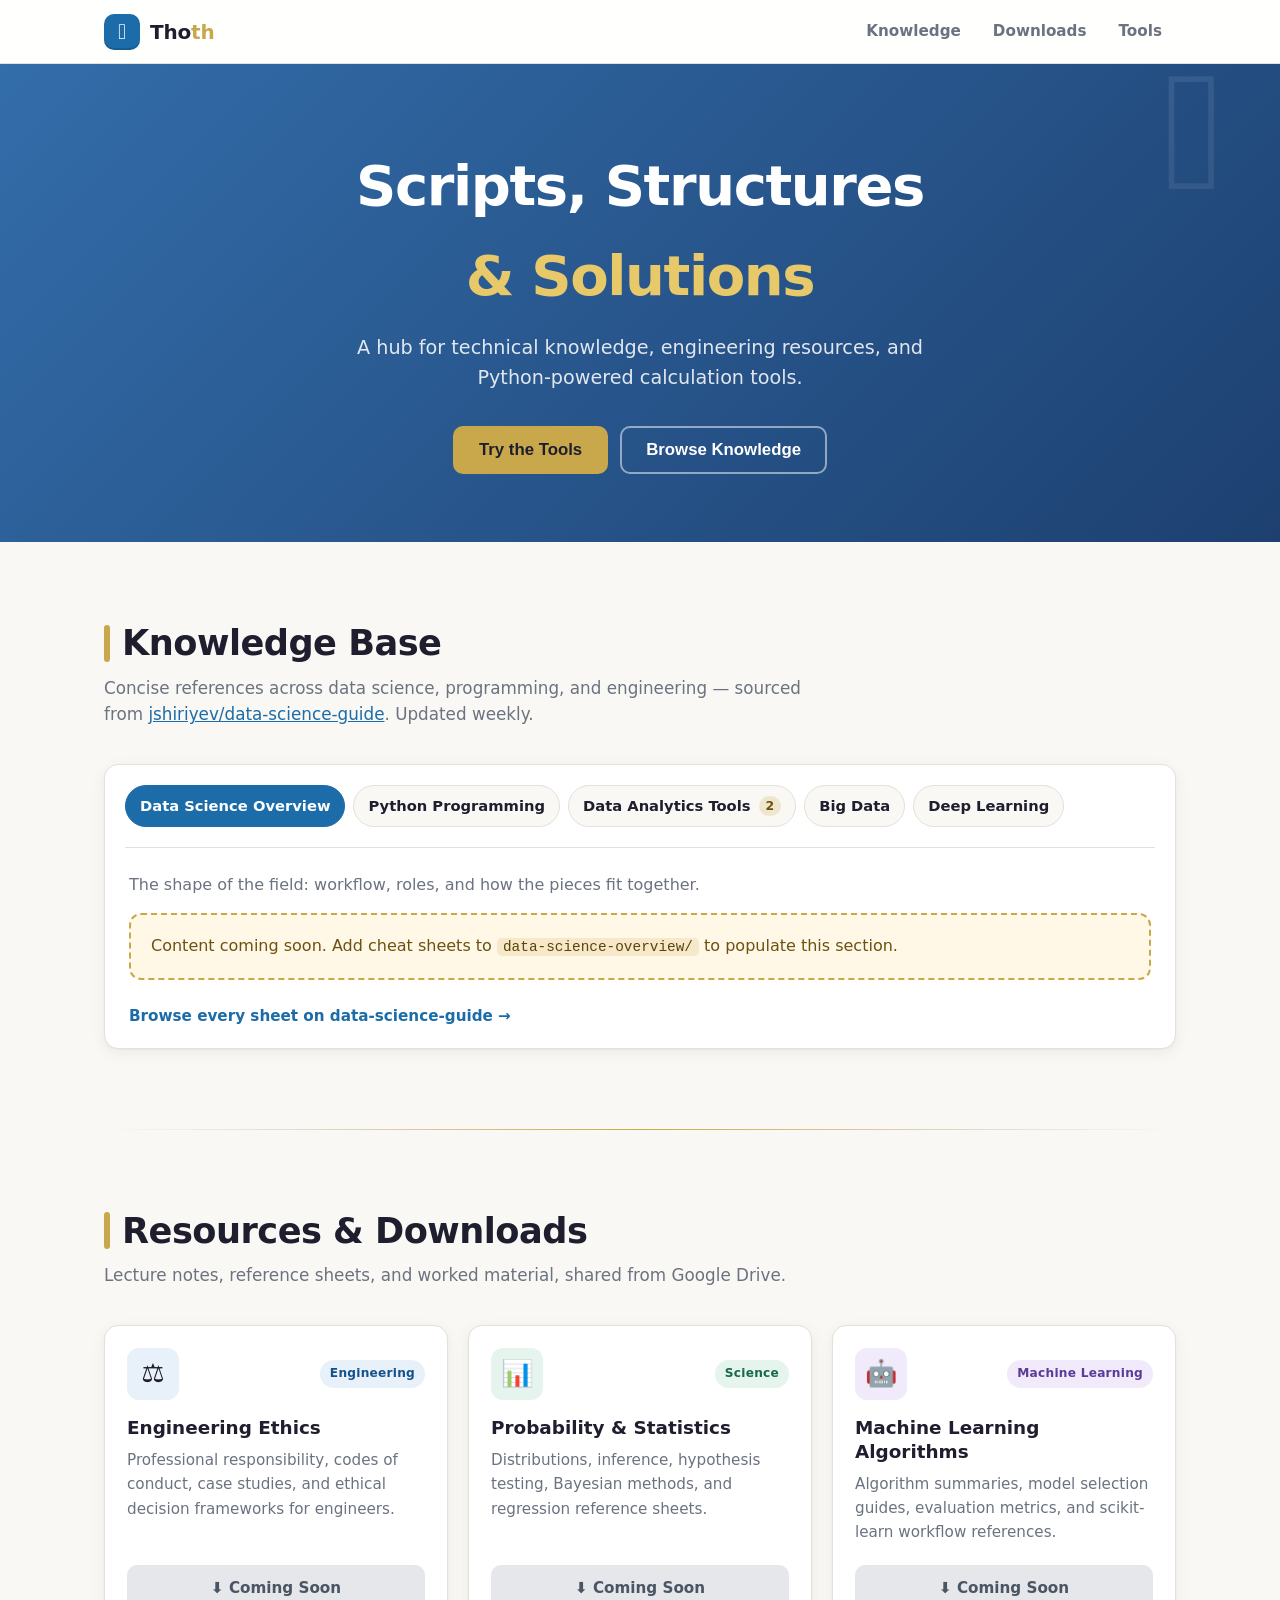
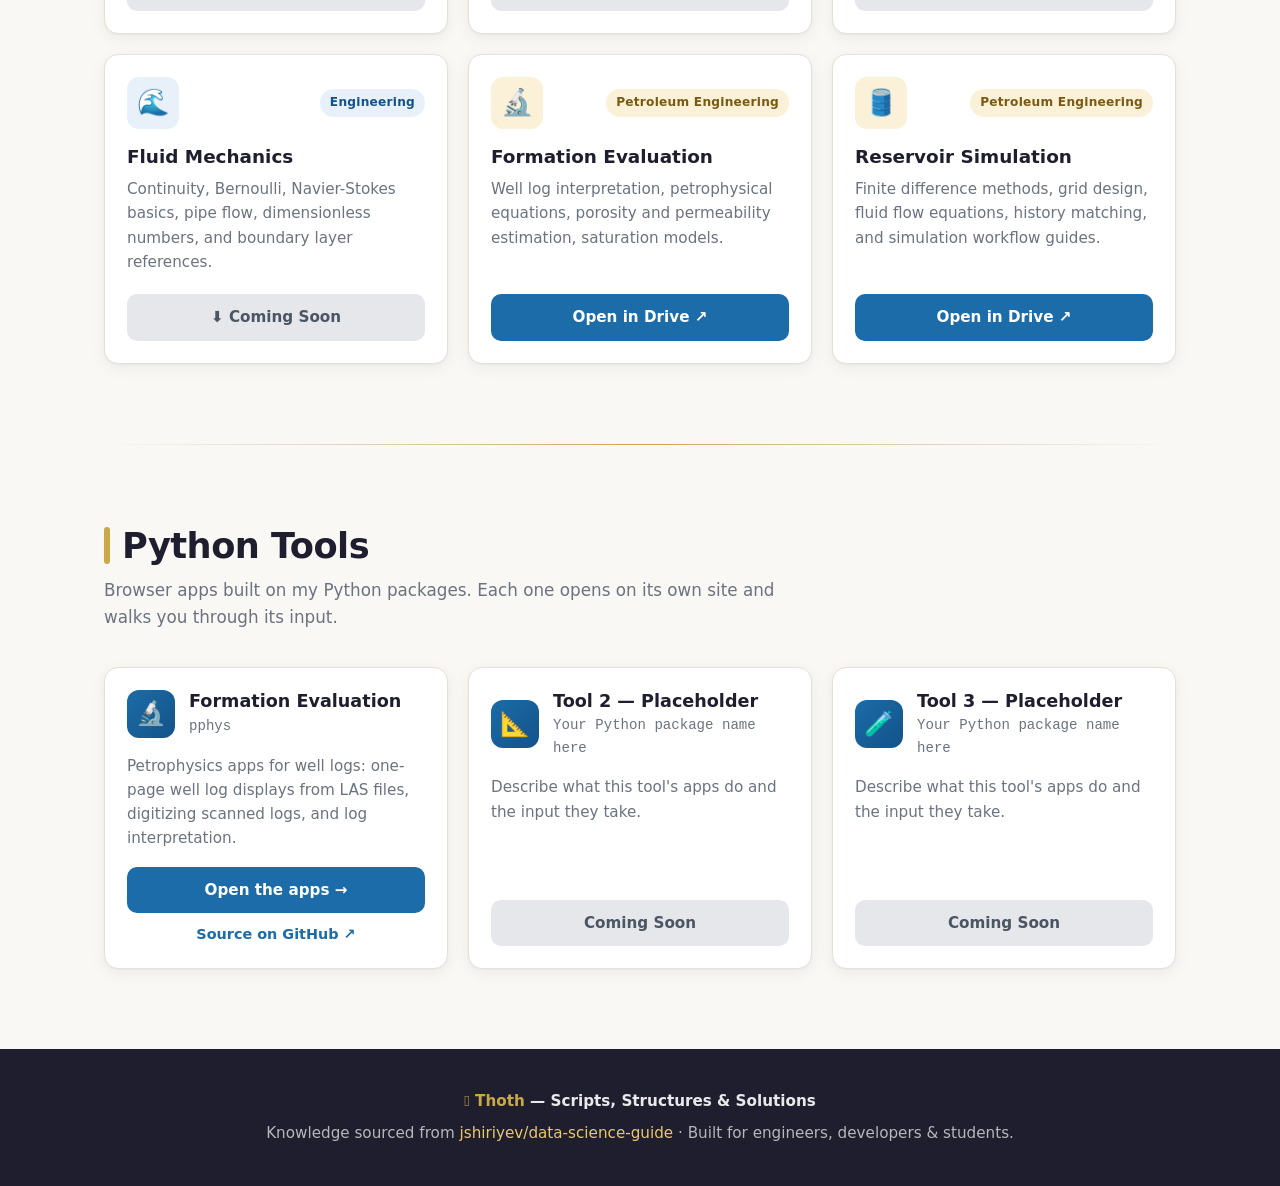
<file: index.html>
<!DOCTYPE html>
<html lang="en">
<head>
<meta charset="utf-8">
<meta name="viewport" content="width=device-width, initial-scale=1">
<meta name="color-scheme" content="light">
<meta name="theme-color" content="#1B6CA8">
<title>Thoth &middot; Scripts, Structures &amp; Solutions</title>
<meta name="description" content="A hub for technical knowledge, engineering resources, and Python-powered calculation tools.">
<link rel="icon" href="data:image/svg+xml,%3Csvg xmlns='http://www.w3.org/2000/svg' viewBox='0 0 64 64'%3E%3Crect width='64' height='64' rx='14' fill='%231B6CA8'/%3E%3Ctext x='32' y='45' font-family='Georgia,serif' font-size='38' font-weight='700' text-anchor='middle' fill='%23e8c96a'%3ET%3C/text%3E%3C/svg%3E">
<style>
  :root {
    color-scheme: light;
    --blue: #1B6CA8;
    --blue-dark: #145289;
    --gold: #C9A84C;
    --gold-light: #e8c96a;
    --bg: #FAF8F4;
    --surface: #FFFFFF;
    --text: #1E1E2E;
    --muted: #6B7280;
    --border: #E5E0D8;

    --nav-h: 64px;
    --radius: 14px;
    --shadow: 0 1px 2px rgba(30, 30, 46, .04), 0 4px 16px rgba(30, 30, 46, .06);
    --shadow-hover: 0 2px 4px rgba(30, 30, 46, .05), 0 12px 28px rgba(30, 30, 46, .10);
    --font: system-ui, -apple-system, "Segoe UI", Roboto, "Helvetica Neue", Arial, sans-serif;
    --font-mono: ui-monospace, SFMono-Regular, Menlo, Consolas, "Liberation Mono", monospace;
    --font-glyph: "Segoe UI Historic", "Noto Sans Egyptian Hieroglyphs", "Aegyptus", serif;
  }

  *, *::before, *::after { box-sizing: border-box; }

  html { scroll-behavior: smooth; -webkit-text-size-adjust: 100%; }
  @media (prefers-reduced-motion: reduce) {
    html { scroll-behavior: auto; }
    *, *::before, *::after { transition: none !important; }
  }

  body {
    margin: 0;
    background: var(--bg);
    color: var(--text);
    font-family: var(--font);
    font-size: 16px;
    line-height: 1.6;
    -webkit-font-smoothing: antialiased;
    overflow-x: hidden;
  }

  a { color: var(--blue); }
  a:hover { color: var(--blue-dark); }
  :focus-visible { outline: 3px solid var(--gold); outline-offset: 2px; border-radius: 6px; }
  code { font-family: var(--font-mono); font-size: .9em; }

  .container { width: 100%; max-width: 1120px; margin: 0 auto; padding: 0 24px; }
  .glyph { font-family: var(--font-glyph); font-style: normal; line-height: 1; }

  /* ── Navigation ─────────────────────────────────────────────── */
  .nav {
    position: sticky; top: 0; z-index: 100;
    height: var(--nav-h);
    background: rgba(255, 255, 255, .92);
    -webkit-backdrop-filter: saturate(160%) blur(10px);
    backdrop-filter: saturate(160%) blur(10px);
    border-bottom: 1px solid var(--border);
  }
  .nav .container { height: 100%; display: flex; align-items: center; justify-content: space-between; gap: 12px; }

  .brand { display: inline-flex; align-items: center; gap: 10px; text-decoration: none; color: var(--text); flex-shrink: 0; }
  .brand:hover { color: var(--text); }
  .brand-mark {
    width: 36px; height: 36px; border-radius: 10px;
    display: grid; place-items: center;
    background: var(--blue); color: #fff; font-size: 22px;
    box-shadow: inset 0 -2px 0 rgba(0, 0, 0, .15);
  }
  .brand-name { font-size: 1.25rem; font-weight: 800; letter-spacing: -.01em; }
  .brand-name span { color: var(--gold); }

  .nav-links { display: flex; gap: 4px; list-style: none; margin: 0; padding: 0; }
  .nav-links a {
    display: block; padding: 8px 14px; border-radius: 999px;
    color: var(--muted); font-size: .95rem; font-weight: 600; text-decoration: none;
    transition: color .15s, background-color .15s;
  }
  .nav-links a:hover { color: var(--blue); background: rgba(27, 108, 168, .06); }
  .nav-links a.active { color: var(--blue); background: rgba(27, 108, 168, .10); box-shadow: inset 0 -2px 0 var(--gold); }

  /* ── Hero ───────────────────────────────────────────────────── */
  .hero {
    position: relative; overflow: hidden;
    background: linear-gradient(135deg, #336DAA 0%, #1D4070 100%);
    color: #fff; text-align: center;
    padding: 88px 0 68px;
  }
  .hero-glyph {
    position: absolute; top: -.095em; right: 4.3vw;
    font-size: clamp(9rem, 13.2vw, 15rem);
    color: #fff; opacity: .08;
    pointer-events: none; user-select: none;
  }
  .hero .container { position: relative; }
  .hero h1 {
    margin: 0 0 24px;
    font-size: clamp(2.2rem, 5vw, 3.5rem);
    line-height: 1.2; font-weight: 800; letter-spacing: -.025em;
  }
  .hero h1 .accent { display: block; margin-top: .4em; color: var(--gold-light); }
  .hero p { margin: 0 auto 32px; max-width: 580px; font-size: clamp(1.05rem, 2vw, 1.2rem); color: rgba(255, 255, 255, .86); }
  .hero-actions { display: flex; flex-wrap: wrap; justify-content: center; gap: 12px; }
  .hero-actions .btn { padding: 12px 24px; font-family: Arial, "Helvetica Neue", Helvetica, sans-serif; font-size: 1.05rem; }

  .btn {
    display: inline-flex; align-items: center; justify-content: center; gap: 8px;
    padding: 13px 24px; border-radius: 10px;
    font: inherit; font-weight: 700; font-size: 1rem; line-height: 1.2;
    text-decoration: none; cursor: pointer; border: 2px solid transparent;
    transition: background-color .15s, border-color .15s, color .15s, transform .15s, box-shadow .15s;
  }
  .btn-gold { background: var(--gold); color: var(--text); border-color: var(--gold); }
  .btn-gold:hover { background: var(--gold-light); border-color: var(--gold-light); color: var(--text); transform: translateY(-1px); }
  .btn-ghost { background: transparent; color: #fff; border-color: rgba(255, 255, 255, .5); }
  .btn-ghost:hover { background: rgba(255, 255, 255, .12); color: #fff; border-color: #fff; }

  /* ── Sections ───────────────────────────────────────────────── */
  .section { padding: 80px 0; scroll-margin-top: var(--nav-h); }
  .section-head { margin-bottom: 36px; }
  .section-head h2 {
    display: flex; align-items: center; gap: 12px;
    margin: 0 0 10px; font-size: clamp(1.7rem, 3.4vw, 2.2rem); line-height: 1.2; letter-spacing: -.015em;
  }
  .section-head h2::before { content: ""; width: 6px; height: 1.05em; border-radius: 3px; background: var(--gold); flex-shrink: 0; }
  .section-head p { margin: 0; max-width: 720px; color: var(--muted); font-size: 1.05rem; }

  hr.divider {
    border: 0; height: 1px; margin: 0 auto; max-width: 1072px;
    background: linear-gradient(90deg, transparent, var(--border) 15%, var(--gold) 50%, var(--border) 85%, transparent);
  }

  .card-surface { background: var(--surface); border: 1px solid var(--border); border-radius: var(--radius); box-shadow: var(--shadow); }

  /* ── Knowledge Base ─────────────────────────────────────────── */
  .kb { padding: 20px; }
  .tabs { display: flex; flex-wrap: wrap; gap: 8px; padding-bottom: 20px; border-bottom: 1px solid var(--border); }
  .tab {
    display: inline-flex; align-items: center; gap: 8px;
    padding: 8px 14px; border-radius: 999px;
    border: 1px solid var(--border); background: var(--bg); color: var(--text);
    font: inherit; font-size: .92rem; font-weight: 600; cursor: pointer;
    transition: background-color .15s, color .15s, border-color .15s;
  }
  .tab:hover { border-color: var(--blue); color: var(--blue); }
  .tab[aria-selected="true"] { background: var(--blue); border-color: var(--blue); color: #fff; }
  .tab .count {
    min-width: 22px; padding: 0 7px; border-radius: 999px;
    background: rgba(201, 168, 76, .22); color: #6b5210;
    font-size: .78rem; font-weight: 700; line-height: 20px; text-align: center;
  }
  .tab[aria-selected="true"] .count { background: var(--gold-light); color: var(--text); }

  .tabpanel { padding: 24px 4px 4px; }
  .tabpanel:focus-visible { outline-offset: 4px; }
  .panel-blurb { margin: 0 0 16px; color: var(--muted); }

  .sheet-list { list-style: none; margin: 0; padding: 0; display: grid; gap: 4px; }
  .sheet-list a {
    position: relative; display: block;
    padding: 12px 14px 12px 34px; border-radius: 10px;
    color: var(--text); text-decoration: none;
    transition: background-color .15s;
  }
  .sheet-list a::before {
    content: ""; position: absolute; left: 14px; top: 21px;
    width: 8px; height: 8px; border-radius: 50%; background: var(--gold);
  }
  .sheet-list a:hover { background: #F5F1E8; }
  .sheet-list strong { display: block; font-weight: 700; color: var(--text); }
  .sheet-list a:hover strong { color: var(--blue); }
  .sheet-list strong::after { content: " ↗"; color: var(--muted); font-weight: 400; }
  .sheet-list span { display: block; color: var(--muted); font-size: .95rem; }

  .notice {
    margin: 0; padding: 18px 20px; border-radius: 12px;
    border: 2px dashed var(--gold); background: #FFF8E6; color: #6b5210;
  }
  .notice code { background: rgba(201, 168, 76, .18); padding: 1px 6px; border-radius: 5px; color: #5a4409; }

  .kb-foot { margin: 20px 4px 0; font-size: .95rem; }
  .kb-foot a { font-weight: 600; text-decoration: none; }
  .kb-foot a:hover { text-decoration: underline; }

  /* ── Shared card grid ───────────────────────────────────────── */
  .grid { display: grid; gap: 20px; }
  .grid-res { grid-template-columns: repeat(auto-fill, minmax(min(290px, 100%), 1fr)); }
  .grid-tools { grid-template-columns: repeat(auto-fill, minmax(min(320px, 100%), 1fr)); }

  .tone-eng  { --tone-bg: #E8F1FA; --tone-fg: #145289; }
  .tone-sci  { --tone-bg: #E6F4EE; --tone-fg: #17694A; }
  .tone-ml   { --tone-bg: #F0EAFB; --tone-fg: #5B3A99; }
  .tone-pet  { --tone-bg: #FBF1D9; --tone-fg: #7A5A12; }

  /* ── Resources & Downloads ──────────────────────────────────── */
  .res-card {
    display: flex; flex-direction: column; padding: 22px;
    transition: transform .18s, box-shadow .18s;
  }
  .res-card:hover { transform: translateY(-2px); box-shadow: var(--shadow-hover); }
  .res-top { display: flex; align-items: center; justify-content: space-between; gap: 12px; margin-bottom: 16px; }
  .res-icon {
    width: 52px; height: 52px; border-radius: 12px; flex-shrink: 0;
    display: grid; place-items: center; font-size: 26px;
    background: var(--tone-bg);
  }
  .badge {
    display: inline-block; padding: 4px 10px; border-radius: 999px;
    background: var(--tone-bg); color: var(--tone-fg);
    font-size: .76rem; font-weight: 700; letter-spacing: .02em; text-align: right;
  }
  .res-card h3 { margin: 0 0 8px; font-size: 1.15rem; line-height: 1.3; }
  .res-card p { margin: 0 0 20px; color: var(--muted); font-size: .95rem; }

  .btn-dl {
    margin-top: auto; align-self: stretch;
    display: inline-flex; align-items: center; justify-content: center; gap: 8px;
    padding: 11px 16px; border-radius: 10px;
    background: var(--blue); color: #fff;
    font-weight: 700; font-size: .95rem; text-decoration: none;
    transition: background-color .15s;
  }
  .btn-dl:hover { background: var(--blue-dark); color: #fff; }
  .btn-dl.is-disabled { background: #E5E7EB; color: #4B5563; cursor: not-allowed; }
  .btn-dl.is-disabled:hover { background: #E5E7EB; color: #4B5563; }

  /* ── Python Tools ───────────────────────────────────────────── */
  .tool-card { display: flex; flex-direction: column; gap: 16px; padding: 22px; }
  .tool-head { display: flex; align-items: center; gap: 14px; }
  .tool-icon {
    width: 48px; height: 48px; border-radius: 12px; flex-shrink: 0;
    display: grid; place-items: center; font-size: 24px;
    background: linear-gradient(135deg, var(--blue), var(--blue-dark));
  }
  .tool-head h3 { margin: 0; font-size: 1.1rem; line-height: 1.3; }
  .tool-sub { margin: 2px 0 0; color: var(--muted); font-size: .88rem; font-family: var(--font-mono); }
  .tool-desc { margin: 0; color: var(--muted); font-size: .95rem; }

  .tool-card .btn-dl { margin-top: auto; }
  .tool-src { align-self: center; margin-top: -6px; font-size: .9rem; font-weight: 600; text-decoration: none; }
  .tool-src:hover { text-decoration: underline; }

  /* ── Footer ─────────────────────────────────────────────────── */
  .footer { background: var(--text); color: rgba(255, 255, 255, .68); padding: 40px 0; text-align: center; font-size: .95rem; }
  .footer p { margin: 0; }
  .footer p + p { margin-top: 8px; }
  .footer .f-brand { color: rgba(255, 255, 255, .9); font-weight: 600; }
  .footer .f-brand .glyph, .footer .f-brand strong { color: var(--gold); }
  .footer a { color: var(--gold-light); text-decoration: none; }
  .footer a:hover { color: #fff; text-decoration: underline; }

  /* ── Responsive ─────────────────────────────────────────────── */
  @media (max-width: 720px) {
    .section { padding: 56px 0; }
    .hero { padding: 72px 0 64px; }
    .kb { padding: 16px; }
  }
  @media (max-width: 480px) {
    .container { padding: 0 16px; }
    .brand { gap: 8px; }
    .brand-mark { width: 32px; height: 32px; font-size: 19px; border-radius: 9px; }
    .brand-name { font-size: 1.1rem; }
    .nav-links { gap: 0; }
    .nav-links a { padding: 7px 9px; font-size: .88rem; }
    .hero-actions .btn { flex: 1 1 100%; }
    .tabs { gap: 6px; }
    .tab { padding: 7px 12px; font-size: .88rem; }
    .res-card, .tool-card { padding: 18px; }
  }
</style>
</head>
<body>

<nav class="nav" aria-label="Primary">
  <div class="container">
    <a class="brand" href="#top" aria-label="Thoth - back to top">
      <span class="brand-mark glyph" aria-hidden="true">𓅓</span>
      <span class="brand-name">Tho<span>th</span></span>
    </a>
    <ul class="nav-links">
      <li><a href="#knowledge">Knowledge</a></li>
      <li><a href="#downloads">Downloads</a></li>
      <li><a href="#tools">Tools</a></li>
    </ul>
  </div>
</nav>

<header class="hero" id="top">
  <span class="hero-glyph glyph" aria-hidden="true">𓂀</span>
  <div class="container">
    <h1>Scripts, Structures <span class="accent">&amp; Solutions</span></h1>
    <p>A hub for technical knowledge, engineering resources, and Python-powered calculation tools.</p>
    <div class="hero-actions">
      <a class="btn btn-gold" href="#tools">Try the Tools</a>
      <a class="btn btn-ghost" href="#knowledge">Browse Knowledge</a>
    </div>
  </div>
</header>

<main>

  <!-- ── Section 1 — Knowledge Base ─────────────────────────────
       Tabs are built by the script below from data-science-guide's published
       catalog (data/catalog.js), so new weekly sheets appear here on their own. -->
  <section class="section" id="knowledge" aria-labelledby="knowledge-title">
    <div class="container">
      <div class="section-head">
        <h2 id="knowledge-title">Knowledge Base</h2>
        <p>Concise references across data science, programming, and engineering — sourced from <a href="https://github.com/jshiriyev/data-science-guide">jshiriyev/data-science-guide</a>. Updated weekly.</p>
      </div>
      <div class="kb card-surface">
        <div class="tabs" role="tablist" aria-label="Knowledge subjects" id="kb-tabs"></div>
        <div id="kb-panels">
          <noscript>
            <p class="notice">This section needs JavaScript. Browse the sheets directly at <a href="https://jshiriyev.github.io/data-science-guide/">jshiriyev.github.io/data-science-guide</a>.</p>
          </noscript>
        </div>
        <p class="kb-foot"><a href="https://jshiriyev.github.io/data-science-guide/">Browse every sheet on data-science-guide →</a></p>
      </div>
    </div>
  </section>

  <hr class="divider">

  <!-- ── Section 2 — Resources & Downloads ──────────────────────
       To publish a "Coming Soon" card: share its Drive item as "Anyone with the link",
       set href to the link (folder URL, or https://drive.google.com/uc?export=download&id=FILE_ID
       for a ZIP), remove the is-disabled class and aria-disabled/tabindex, and change the label. -->
  <section class="section" id="downloads" aria-labelledby="downloads-title">
    <div class="container">
      <div class="section-head">
        <h2 id="downloads-title">Resources &amp; Downloads</h2>
        <p>Lecture notes, reference sheets, and worked material, shared from Google Drive.</p>
      </div>
      <div class="grid grid-res">

        <article class="res-card card-surface">
          <div class="res-top">
            <div class="res-icon tone-eng" aria-hidden="true">⚖️</div>
            <span class="badge tone-eng">Engineering</span>
          </div>
          <h3>Engineering Ethics</h3>
          <p>Professional responsibility, codes of conduct, case studies, and ethical decision frameworks for engineers.</p>
          <!-- Drive: Shared Drives/Engineering_Ethics (private) -->
          <a class="btn-dl is-disabled" href="#" aria-disabled="true" tabindex="-1">⬇ Coming Soon</a>
        </article>

        <article class="res-card card-surface">
          <div class="res-top">
            <div class="res-icon tone-sci" aria-hidden="true">📊</div>
            <span class="badge tone-sci">Science</span>
          </div>
          <h3>Probability &amp; Statistics</h3>
          <p>Distributions, inference, hypothesis testing, Bayesian methods, and regression reference sheets.</p>
          <!-- Drive: Lectures/DS01_Probability_and_Statistics (private) -->
          <a class="btn-dl is-disabled" href="#" aria-disabled="true" tabindex="-1">⬇ Coming Soon</a>
        </article>

        <article class="res-card card-surface">
          <div class="res-top">
            <div class="res-icon tone-ml" aria-hidden="true">🤖</div>
            <span class="badge tone-ml">Machine Learning</span>
          </div>
          <h3>Machine Learning Algorithms</h3>
          <p>Algorithm summaries, model selection guides, evaluation metrics, and scikit-learn workflow references.</p>
          <!-- Drive: Lectures/DS03_Machine_Learning_Algorithms (private) -->
          <a class="btn-dl is-disabled" href="#" aria-disabled="true" tabindex="-1">⬇ Coming Soon</a>
        </article>

        <article class="res-card card-surface">
          <div class="res-top">
            <div class="res-icon tone-eng" aria-hidden="true">🌊</div>
            <span class="badge tone-eng">Engineering</span>
          </div>
          <h3>Fluid Mechanics</h3>
          <p>Continuity, Bernoulli, Navier-Stokes basics, pipe flow, dimensionless numbers, and boundary layer references.</p>
          <!-- Drive: Lectures/PG03_Advanced_Fluid_Mechanics (private) -->
          <a class="btn-dl is-disabled" href="#" aria-disabled="true" tabindex="-1">⬇ Coming Soon</a>
        </article>

        <article class="res-card card-surface">
          <div class="res-top">
            <div class="res-icon tone-pet" aria-hidden="true">🔬</div>
            <span class="badge tone-pet">Petroleum Engineering</span>
          </div>
          <h3>Formation Evaluation</h3>
          <p>Well log interpretation, petrophysical equations, porosity and permeability estimation, saturation models.</p>
          <!-- Drive: Lectures/RE02_Formation_Evaluation (shared: anyone with the link) -->
          <a class="btn-dl" href="https://drive.google.com/drive/folders/1L6ktgzcgU6HB0UzKwDOKYeyKz6K-0_cU" target="_blank" rel="noopener">Open in Drive ↗</a>
        </article>

        <article class="res-card card-surface">
          <div class="res-top">
            <div class="res-icon tone-pet" aria-hidden="true">🛢️</div>
            <span class="badge tone-pet">Petroleum Engineering</span>
          </div>
          <h3>Reservoir Simulation</h3>
          <p>Finite difference methods, grid design, fluid flow equations, history matching, and simulation workflow guides.</p>
          <!-- Drive: Lectures/RE04_Reservoir_Simulation (shared: anyone with the link) -->
          <a class="btn-dl" href="https://drive.google.com/drive/folders/1_zIODaMIsAbgS-oXFmz--JEjFouppfVx" target="_blank" rel="noopener">Open in Drive ↗</a>
        </article>

      </div>
    </div>
  </section>

  <hr class="divider">

  <!-- ── Section 3 — Python Tools ───────────────────────────────
       Each card links to a repo's own GitHub Pages site, where its browser apps
       take the input files. To publish a "Coming Soon" card: set the button href
       to the site, remove the is-disabled class and aria-disabled/tabindex,
       change the label, and add a tool-src link to the repo. -->
  <section class="section" id="tools" aria-labelledby="tools-title">
    <div class="container">
      <div class="section-head">
        <h2 id="tools-title">Python Tools</h2>
        <p>Browser apps built on my Python packages. Each one opens on its own site and walks you through its input.</p>
      </div>
      <div class="grid grid-tools">

        <article class="tool-card card-surface">
          <header class="tool-head">
            <div class="tool-icon" aria-hidden="true">🔬</div>
            <div>
              <h3>Formation Evaluation</h3>
              <p class="tool-sub">pphys</p>
            </div>
          </header>
          <p class="tool-desc">Petrophysics apps for well logs: one-page well log displays from LAS files, digitizing scanned logs, and log interpretation.</p>
          <a class="btn-dl" href="https://jshiriyev.github.io/formation-evaluation/">Open the apps →</a>
          <a class="tool-src" href="https://github.com/jshiriyev/formation-evaluation" target="_blank" rel="noopener">Source on GitHub ↗</a>
        </article>

        <article class="tool-card card-surface">
          <header class="tool-head">
            <div class="tool-icon" aria-hidden="true">📐</div>
            <div>
              <h3>Tool 2 — Placeholder</h3>
              <p class="tool-sub">Your Python package name here</p>
            </div>
          </header>
          <p class="tool-desc">Describe what this tool's apps do and the input they take.</p>
          <a class="btn-dl is-disabled" href="#" aria-disabled="true" tabindex="-1">Coming Soon</a>
        </article>

        <article class="tool-card card-surface">
          <header class="tool-head">
            <div class="tool-icon" aria-hidden="true">🧪</div>
            <div>
              <h3>Tool 3 — Placeholder</h3>
              <p class="tool-sub">Your Python package name here</p>
            </div>
          </header>
          <p class="tool-desc">Describe what this tool's apps do and the input they take.</p>
          <a class="btn-dl is-disabled" href="#" aria-disabled="true" tabindex="-1">Coming Soon</a>
        </article>

      </div>
    </div>
  </section>

</main>

<footer class="footer">
  <div class="container">
    <p class="f-brand"><span class="glyph" aria-hidden="true">𓅓</span> <strong>Thoth</strong> — Scripts, Structures &amp; Solutions</p>
    <p>Knowledge sourced from <a href="https://github.com/jshiriyev/data-science-guide">jshiriyev/data-science-guide</a> · Built for engineers, developers &amp; students.</p>
  </div>
</footer>

<script>
(function () {
  'use strict';

  // ── Configuration ──────────────────────────────────────────────
  // Published data-science-guide site; its data/catalog.js lists every sheet.
  var DSG_BASE = 'https://jshiriyev.github.io/data-science-guide/';

  // Tab order and labels. Folder ids must match data-science-guide's subject folders.
  var SUBJECTS = [
    { id: 'data-science-overview',       label: 'Data Science Overview' },
    { id: 'python-programming',          label: 'Python Programming' },
    { id: 'data-analytics-tools',        label: 'Data Analytics Tools' },
    { id: 'big-data-principles',         label: 'Big Data' },
    { id: 'deep-learning-methods',       label: 'Deep Learning' }
  ];

  // Subjects in data-science-guide's catalog that should not get a tab here.
  var HIDDEN = ['probability-and-statistics', 'machine-learning-algorithms'];

  // Shown immediately and kept if the live catalog cannot be loaded.
  var SNAPSHOT = {
    subjects: [
      { id: 'data-science-overview', blurb: 'The shape of the field: workflow, roles, and how the pieces fit together.', sheets: [] },
      { id: 'python-programming', blurb: 'The language itself, plus the idioms that show up in analysis code.', sheets: [] },
      { id: 'data-analytics-tools', blurb: 'SQL, visualization libraries, notebooks, and the rest of the toolbox.', sheets: [
        { title: 'SQL in 40 Topics', blurb: 'Forty SQL topics with live labs, a pattern library, common bugs and a readiness check.', href: 'data-analytics-tools/SQL_Cheat_Sheet.html' },
        { title: 'SQL Quick Reference', blurb: 'Query evaluation order, joins, aggregation, window functions, CTEs, DML/DDL, and the dialect differences that bite.', href: 'data-analytics-tools/sql-quick-reference.html' }
      ] },
      { id: 'big-data-principles', blurb: 'Distributed storage and compute, and what changes at scale.', sheets: [] },
      { id: 'deep-learning-methods', blurb: 'Neural architectures, training dynamics, and where each one applies.', sheets: [] }
    ]
  };

  function el(tag, attrs, children) {
    var node = document.createElement(tag);
    if (attrs) Object.keys(attrs).forEach(function (k) {
      if (k === 'text') node.textContent = attrs[k];
      else if (k === 'className') node.className = attrs[k];
      else node.setAttribute(k, attrs[k]);
    });
    (children || []).forEach(function (c) { if (c) node.appendChild(c); });
    return node;
  }

  // ── Navigation: active link on scroll ──────────────────────────
  var nav = document.querySelector('.nav');
  var navLinks = Array.prototype.slice.call(document.querySelectorAll('.nav-links a'));
  var sections = navLinks.map(function (a) { return document.querySelector(a.hash); });

  function updateActiveLink() {
    var line = nav.offsetHeight + window.innerHeight * 0.25;
    var current = null;
    sections.forEach(function (s) { if (s.getBoundingClientRect().top <= line) current = s.id; });
    var atBottom = window.innerHeight + window.scrollY >= document.documentElement.scrollHeight - 2;
    if (atBottom) current = sections[sections.length - 1].id;
    navLinks.forEach(function (a) {
      var on = a.hash === '#' + current;
      a.classList.toggle('active', on);
      if (on) a.setAttribute('aria-current', 'location'); else a.removeAttribute('aria-current');
    });
  }

  var ticking = false;
  window.addEventListener('scroll', function () {
    if (ticking) return;
    ticking = true;
    requestAnimationFrame(function () { ticking = false; updateActiveLink(); });
  }, { passive: true });
  window.addEventListener('resize', updateActiveLink);
  updateActiveLink();

  // ── Knowledge Base tabs ────────────────────────────────────────
  var tabsEl = document.getElementById('kb-tabs');
  var panelsEl = document.getElementById('kb-panels');
  var activeId = null;

  function sheetUrl(href) {
    try {
      var url = new URL(href, DSG_BASE);
      return (url.protocol === 'https:' || url.protocol === 'http:') ? url.href : null;
    } catch (e) { return null; }
  }

  function normalise(catalog) {
    var byId = {};
    (catalog.subjects || []).forEach(function (s) { byId[s.id] = s; });
    var list = SUBJECTS.map(function (s) {
      var c = byId[s.id] || {};
      return { id: s.id, label: s.label, blurb: c.blurb || '', sheets: c.sheets || [] };
    });
    // A subject added to data-science-guide later still gets a tab, after the known ones.
    (catalog.subjects || []).forEach(function (s) {
      if (HIDDEN.indexOf(s.id) === -1 && !SUBJECTS.some(function (k) { return k.id === s.id; })) {
        list.push({ id: s.id, label: s.title || s.id, blurb: s.blurb || '', sheets: s.sheets || [] });
      }
    });
    return list;
  }

  function buildPanel(subject) {
    var panel = el('div', {
      className: 'tabpanel', role: 'tabpanel', id: 'kb-panel-' + subject.id,
      'aria-labelledby': 'kb-tab-' + subject.id, tabindex: '0'
    });
    if (subject.blurb) panel.appendChild(el('p', { className: 'panel-blurb', text: subject.blurb }));

    var sheets = subject.sheets.filter(function (s) { return s && s.title && sheetUrl(s.href); });
    if (!sheets.length) {
      var notice = el('p', { className: 'notice' });
      notice.appendChild(document.createTextNode('Content coming soon. Add cheat sheets to '));
      notice.appendChild(el('code', { text: subject.id + '/' }));
      notice.appendChild(document.createTextNode(' to populate this section.'));
      panel.appendChild(notice);
      return panel;
    }

    var ul = el('ul', { className: 'sheet-list' });
    sheets.forEach(function (s) {
      var link = el('a', { href: sheetUrl(s.href) }, [el('strong', { text: s.title })]);
      if (s.blurb) link.appendChild(el('span', { text: s.blurb }));
      ul.appendChild(el('li', null, [link]));
    });
    panel.appendChild(ul);
    return panel;
  }

  function selectTab(id, focus) {
    activeId = id;
    Array.prototype.forEach.call(tabsEl.children, function (tab) {
      var on = tab.dataset.id === id;
      tab.setAttribute('aria-selected', on ? 'true' : 'false');
      tab.tabIndex = on ? 0 : -1;
      if (on && focus) tab.focus();
    });
    Array.prototype.forEach.call(panelsEl.querySelectorAll('.tabpanel'), function (p) {
      p.hidden = p.id !== 'kb-panel-' + id;
    });
  }

  function renderKnowledge(catalog) {
    var subjects = normalise(catalog);
    if (!subjects.some(function (s) { return s.id === activeId; })) {
      activeId = subjects[0].id;
    }

    tabsEl.textContent = '';
    panelsEl.querySelectorAll('.tabpanel').forEach(function (p) { p.remove(); });

    subjects.forEach(function (s) {
      var tab = el('button', {
        className: 'tab', type: 'button', role: 'tab',
        id: 'kb-tab-' + s.id, 'aria-controls': 'kb-panel-' + s.id
      }, [document.createTextNode(s.label)]);
      tab.dataset.id = s.id;
      if (s.sheets.length) tab.appendChild(el('span', { className: 'count', text: String(s.sheets.length), 'aria-label': s.sheets.length + (s.sheets.length === 1 ? ' sheet' : ' sheets') }));
      tabsEl.appendChild(tab);
      panelsEl.appendChild(buildPanel(s));
    });
    selectTab(activeId, false);
  }

  tabsEl.addEventListener('click', function (e) {
    var tab = e.target.closest('.tab');
    if (tab) selectTab(tab.dataset.id, false);
  });

  tabsEl.addEventListener('keydown', function (e) {
    var tabs = Array.prototype.slice.call(tabsEl.children);
    var i = tabs.findIndex(function (t) { return t.dataset.id === activeId; });
    var next = null;
    if (e.key === 'ArrowRight' || e.key === 'ArrowDown') next = (i + 1) % tabs.length;
    else if (e.key === 'ArrowLeft' || e.key === 'ArrowUp') next = (i - 1 + tabs.length) % tabs.length;
    else if (e.key === 'Home') next = 0;
    else if (e.key === 'End') next = tabs.length - 1;
    if (next === null) return;
    e.preventDefault();
    selectTab(tabs[next].dataset.id, true);
  });

  renderKnowledge(SNAPSHOT);

  // Then swap in the live catalog, which data-science-guide regenerates on every deploy.
  var catalogScript = document.createElement('script');
  catalogScript.src = DSG_BASE + 'data/catalog.js';
  catalogScript.async = true;
  catalogScript.onload = function () {
    var live = window.DSG_CATALOG;
    if (live && Array.isArray(live.subjects)) renderKnowledge(live);
  };
  document.head.appendChild(catalogScript);

  // ── Downloads and tools: inert "Coming Soon" buttons ───────────
  document.querySelectorAll('.btn-dl.is-disabled').forEach(function (a) {
    a.addEventListener('click', function (e) { e.preventDefault(); });
  });
})();
</script>
</body>
</html>
</file>
